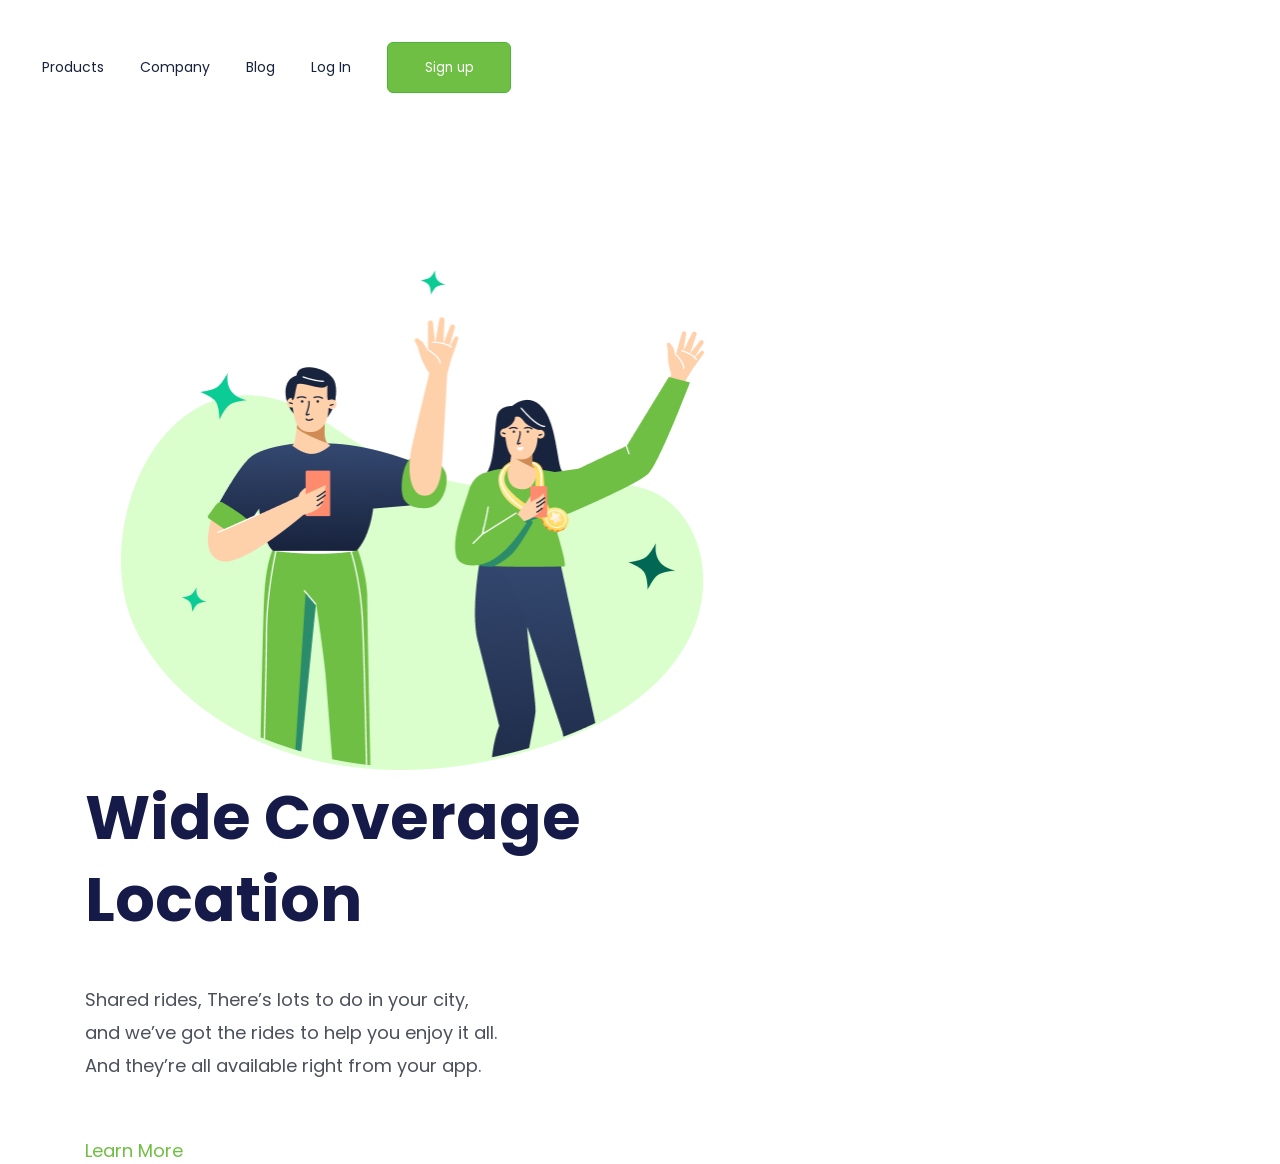
<file: CSS/CSS básico/Positive/index.html>
<!DOCTYPE html>
<html lang="en">
<head>
    <meta charset="UTF-8">
    <meta name="viewport" content="width=device-width, initial-scale=1.0">
    <link rel="stylesheet" href="style.css">
    <link rel="preconnect" href="https://fonts.googleapis.com">
    <link rel="preconnect" href="https://fonts.gstatic.com" crossorigin>
    <link href="https://fonts.googleapis.com/css2?family=Poppins:wght@400;500;700&display=swap" rel="stylesheet">
    <title>positive</title>
</head>
<body>
    <header>
        <a class="headerlink">Products</a>
        <a class="headerlink">Company</a>
        <a class="headerlink">Blog</a>
        <a class="headerlink">Log In</a>
        <button class="botaoheader">Sign up</button>
    </header>    
    
    <main>
        <img class="logo" src="Imagens/(Positive) Congratulation You get 40 point for your ride.png" alt="">
        
        <section>
            <h1>Wide Coverage Location</h1>
            <p>Shared rides, There’s lots to do in your city, and we’ve got the rides to help you enjoy it all. And they’re all available right from your app.</p>
            <a class="linkmain">Learn More</a>
        </section>
    </main>
</body>
</html>
</file>
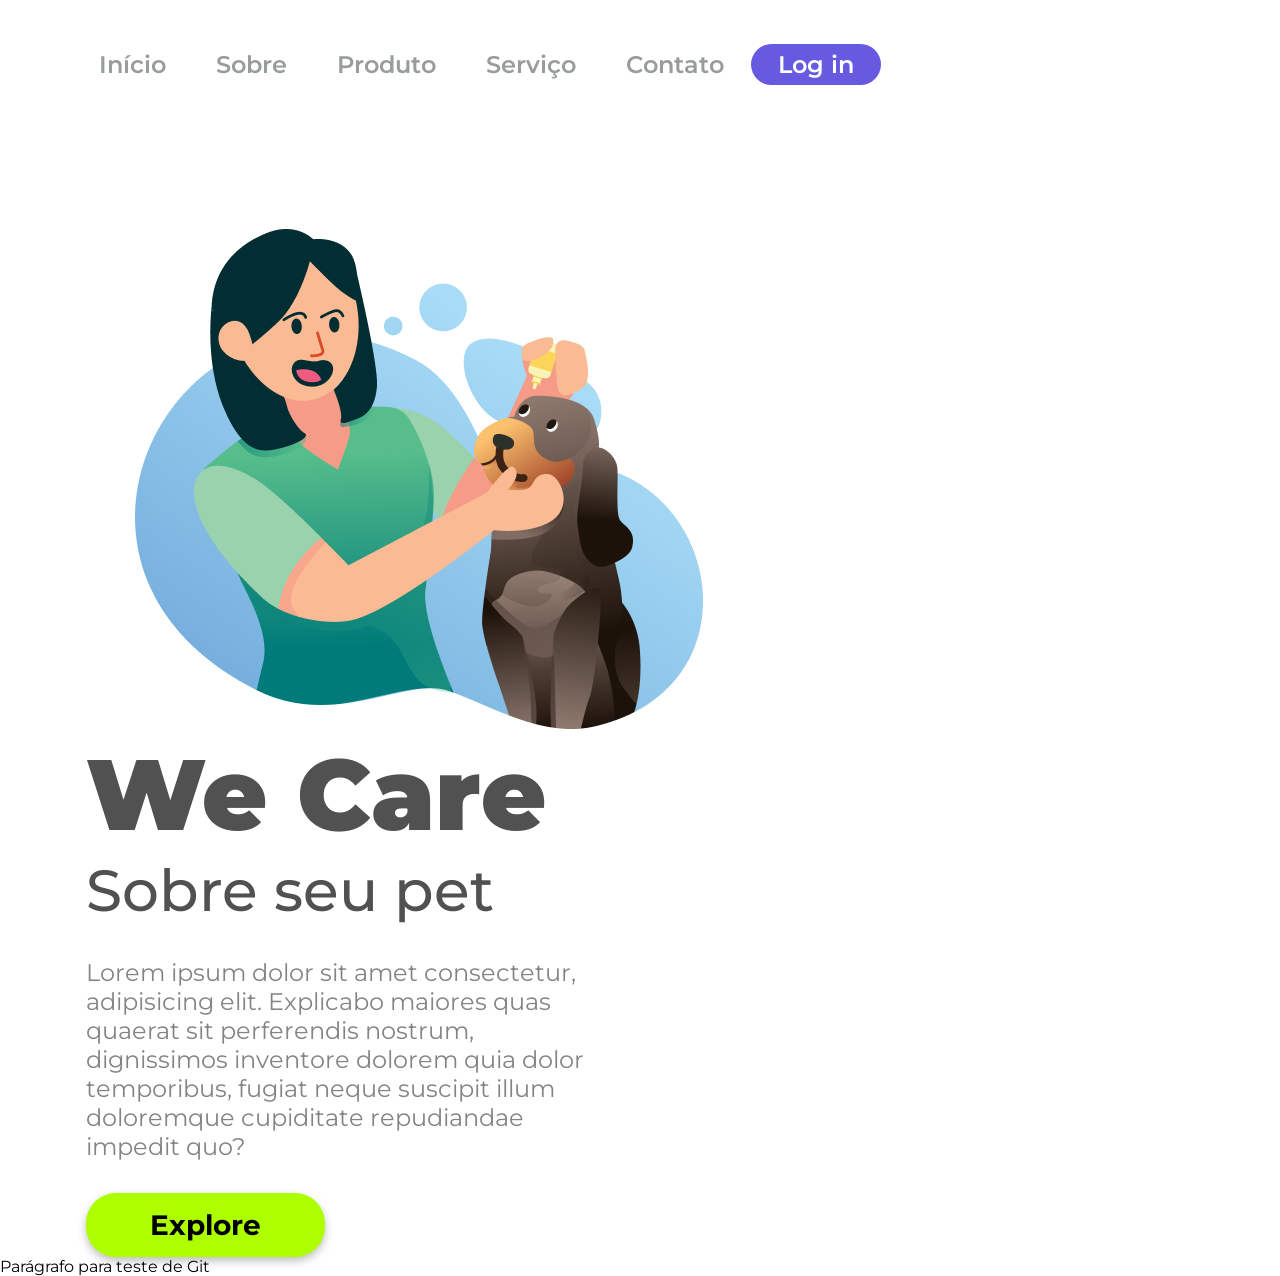
<file: CSS/CSS básico/WeCare/index.html>
<!DOCTYPE html>
<html lang="pt-br">
<head>
    <meta charset="UTF-8">
    <meta name="viewport" content="width=device-width, initial-scale=1.0">
    <link rel="stylesheet" href="style.css">
    <link rel="preconnect" href="https://fonts.googleapis.com">
    <link rel="preconnect" href="https://fonts.gstatic.com" crossorigin>
    <link href="https://fonts.googleapis.com/css2?family=Montserrat:ital,wght@0,100..900;1,100..900&display=swap" rel="stylesheet">
    <title>We Care</title>
</head>
<body>
    <header>
        <a class="linkheader">Início</a>
        <a class="linkheader">Sobre</a>
        <a class="linkheader">Produto</a>
        <a class="linkheader">Serviço</a>
        <a class="linkheader">Contato</a>
        <button id="botaologar">Log in</button>
    </header>

    <main>
        <img src="Imagens/Illustration 2.png" alt="Logo da WeCare">
        
        <section>
            <h1 class="titulo">We Care</h1>
            <h2 class="subtitulo">Sobre seu pet</h2>
            <p class="texto">Lorem ipsum dolor sit amet consectetur, adipisicing elit. Explicabo maiores quas quaerat sit perferendis nostrum, dignissimos inventore dolorem quia dolor temporibus, fugiat neque suscipit illum doloremque cupiditate repudiandae impedit quo?</p>
            <button class="botaoexplore">Explore</button>
        </section>
        <p>Parágrafo para teste de Git</p>
    </main>
</body>
</html>
</file>
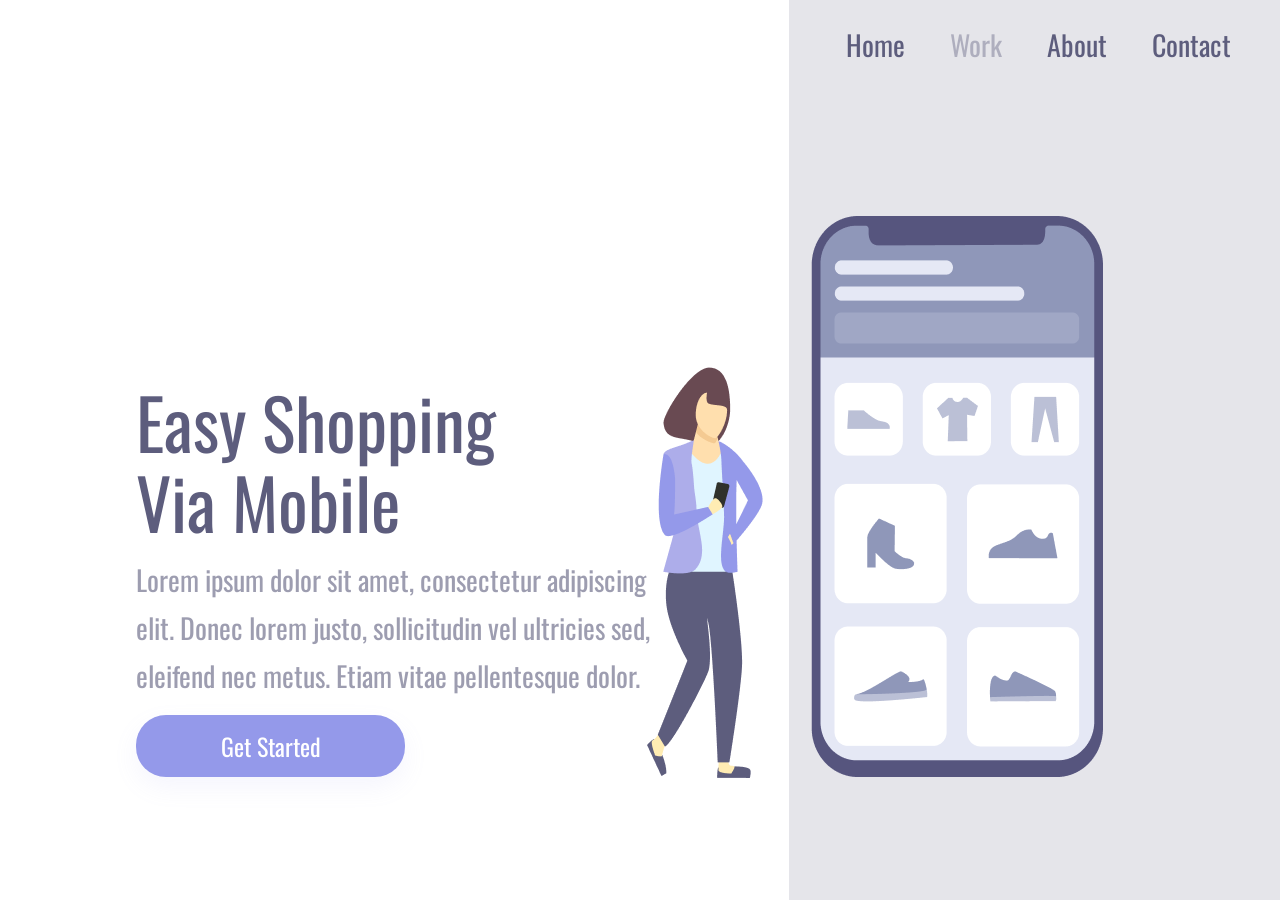
<file: CSS/CSS Intermediário/EasyShopping/index.html>
<!DOCTYPE html>
<html lang="en">
<head>
    <meta charset="UTF-8">
    <meta name="viewport" content="width=device-width, initial-scale=1.0">
    <link rel="stylesheet" href="style.css">
    <link rel="preconnect" href="https://fonts.googleapis.com">
    <link rel="preconnect" href="https://fonts.gstatic.com" crossorigin>
    <link href="https://fonts.googleapis.com/css2?family=Oswald:wght@200..700&display=swap" rel="stylesheet">
    <title>Easy Shopping</title>
</head>
<body>  
    <main>
        <h1 class="titulo">Easy Shopping Via Mobile</h1>
        <p class="texto">Lorem ipsum dolor sit amet, consectetur adipiscing elit. Donec lorem justo, sollicitudin vel ultricies sed, eleifend nec metus. Etiam vitae pellentesque dolor. </p>
        <button class="botaoprincipal">Get Started</button>
    </main>

    <aside class="barralateral">
        <header>
            <a class="linklateral">Home</a>
            <a id="linkdesativado">Work</a>
            <a class="linklateral">About</a>
            <a class="linklateral">Contact</a>
        </header>
    <img class="imagemlogo" src="Imagens/Illustration-3-3.png" alt="Imagem logo">
    </aside>
</body>
</html>
</file>
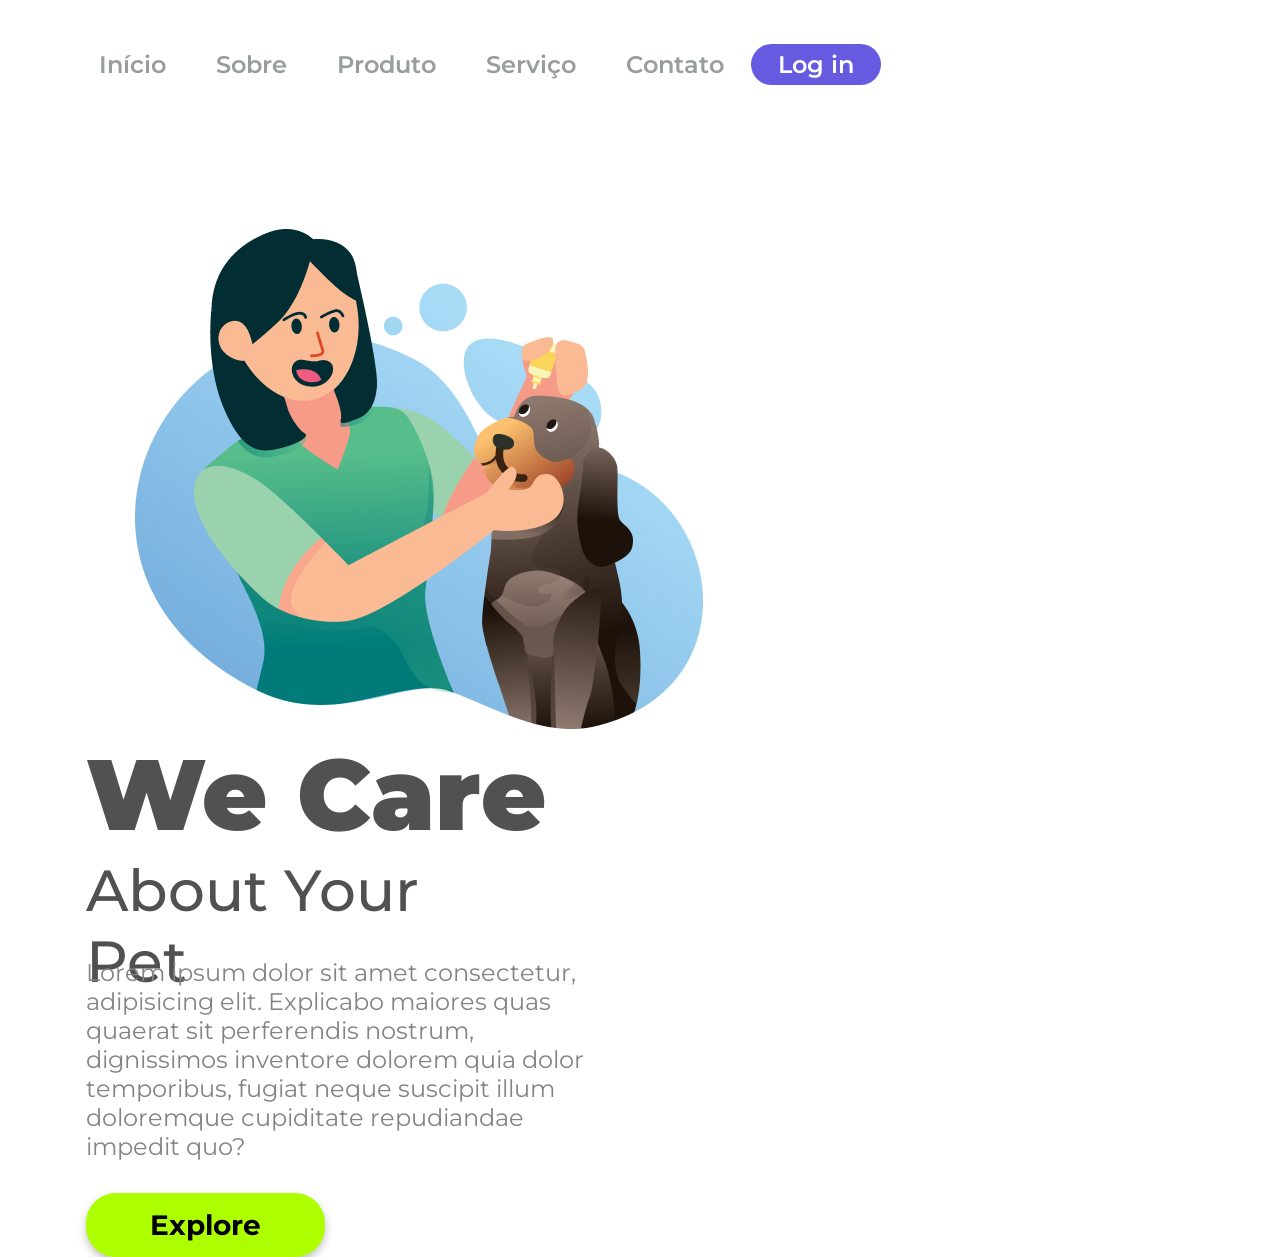
<file: CSS/CSS Intermediário/WeCare/index.html>
<!DOCTYPE html>
<html lang="pt-br">
<head>
    <meta charset="UTF-8">
    <meta name="viewport" content="width=device-width, initial-scale=1.0">
    <link rel="stylesheet" href="style.css">
    <link rel="preconnect" href="https://fonts.googleapis.com">
    <link rel="preconnect" href="https://fonts.gstatic.com" crossorigin>
    <link href="https://fonts.googleapis.com/css2?family=Montserrat:ital,wght@0,100..900;1,100..900&display=swap" rel="stylesheet">
    <title>We Care</title>
</head>
<body>
    <header>
        <a class="linkheader">Início</a>
        <a class="linkheader">Sobre</a>
        <a class="linkheader">Produto</a>
        <a class="linkheader">Serviço</a>
        <a class="linkheader">Contato</a>
        <button id="botaologar">Log in</button>
    </header>

    <main>
        <img src="Imagens/Illustration 2.png" alt="Logo da WeCare">
        
        <section>
            <h1 class="titulo">We Care</h1>
            <h2 class="subtitulo">About Your Pet</h2>
            <p class="texto">Lorem ipsum dolor sit amet consectetur, adipisicing elit. Explicabo maiores quas quaerat sit perferendis nostrum, dignissimos inventore dolorem quia dolor temporibus, fugiat neque suscipit illum doloremque cupiditate repudiandae impedit quo?</p>
            <button class="botaoexplore">Explore</button>
        </section>
    </main>
</body>
</html>
</file>
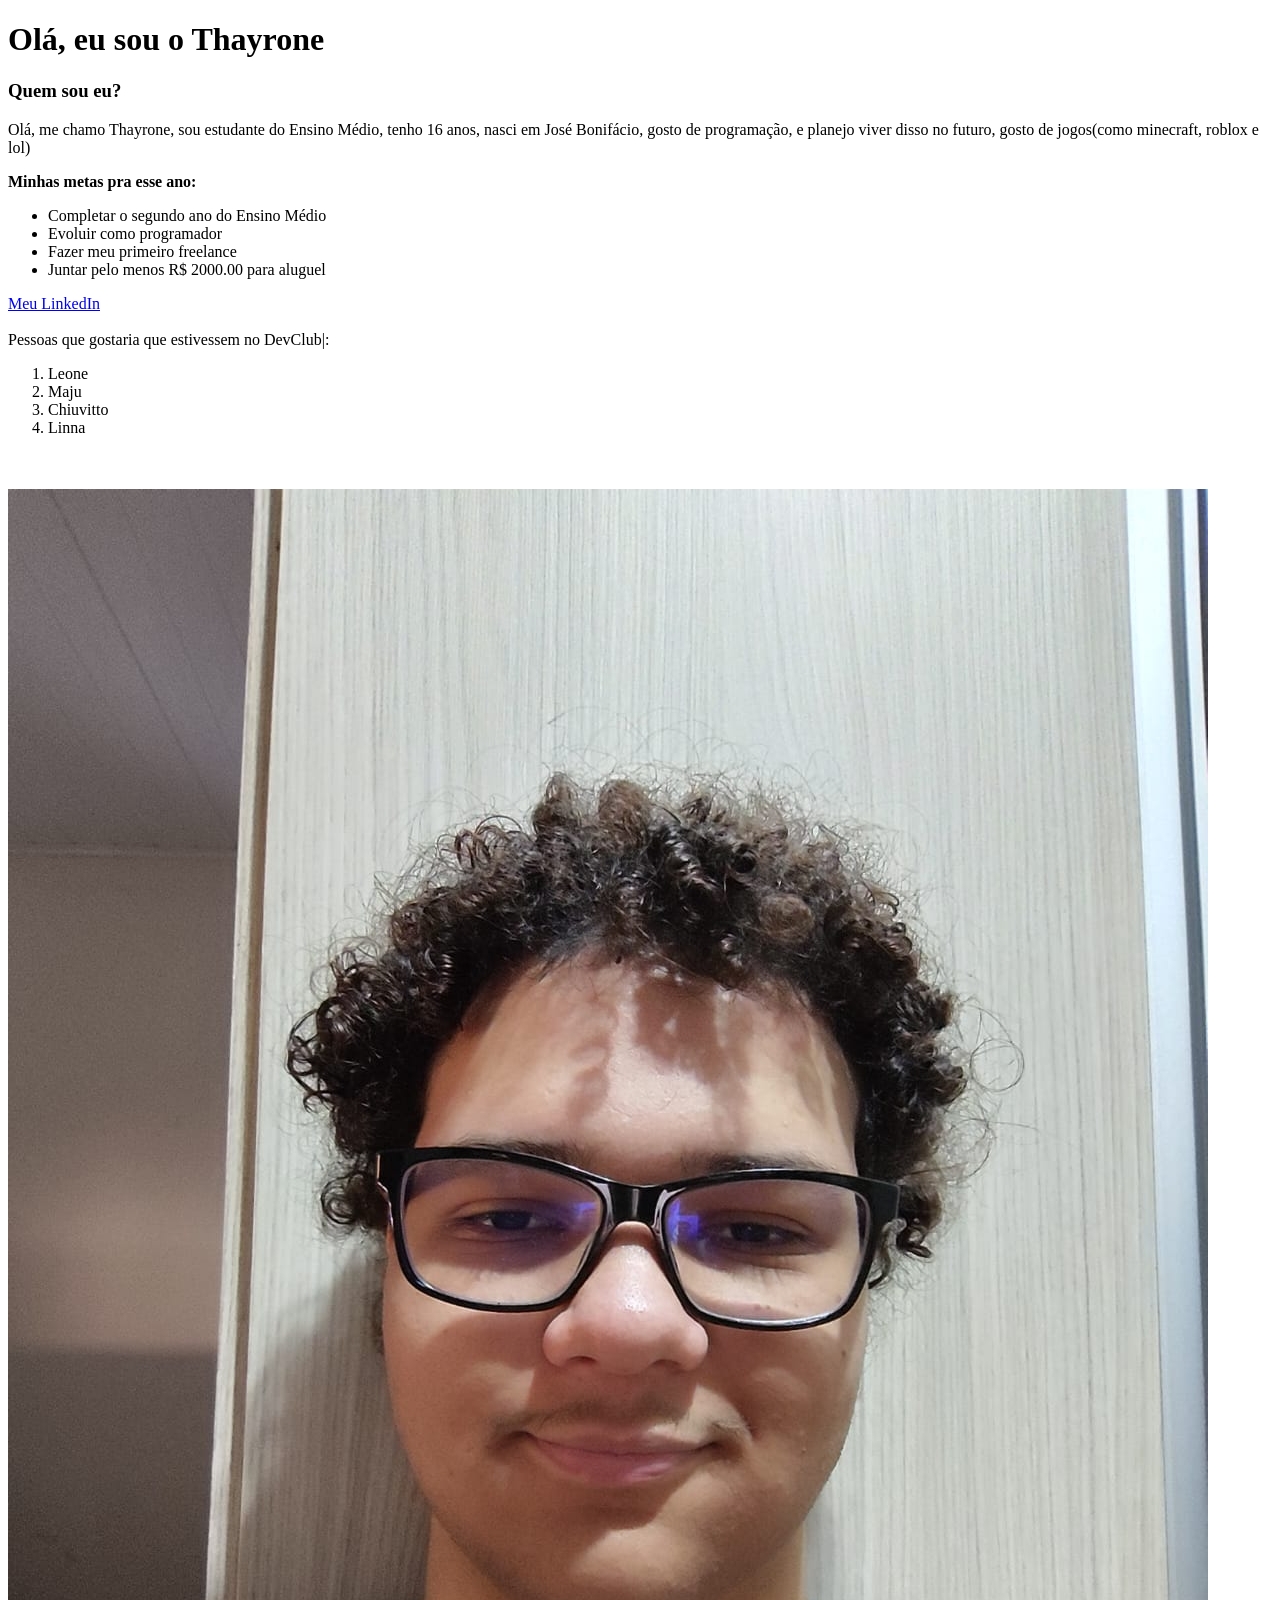
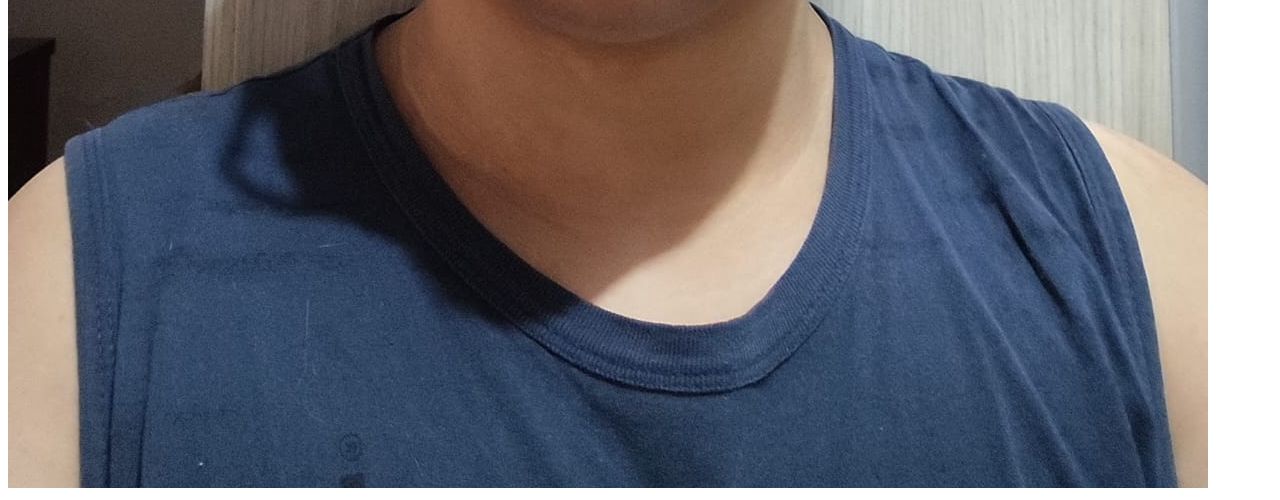
<file: HTML/desafio.html>
<!DOCTYPE html>
<html lang="en">
<head>
    <meta charset="UTF-8">
    <meta name="viewport" content="width=device-width, initial-scale=1.0">
    <title>Document</title>
</head>
<body>
    <h1>Olá, eu sou o Thayrone</h1>

    <h3>Quem sou eu?</h3>
    <p>Olá, me chamo Thayrone, sou estudante do Ensino Médio, tenho 16 anos, nasci em José Bonifácio, gosto de programação, e planejo viver disso no futuro, gosto de jogos(como minecraft, roblox e lol)
    </p>

    <label for="Metas"><b>Minhas metas pra esse ano:</b>
    <ul id="Metas">
        <li>Completar o segundo ano do Ensino Médio</li>
        <li>Evoluir como programador</li>
        <li>Fazer meu primeiro freelance</li>
        <li>Juntar pelo menos R$ 2000.00 para aluguel</li>
    </ul>
    </label>

    <a href="https://www.linkedin.com/in/thayrone-henrique-pereira-montemor/">Meu LinkedIn</a>
    <br>
    <br>
    <label for="Pessoas">Pessoas que gostaria que estivessem no DevClub|:
    <ol id="Pessoas">
        <li>Leone</li>
        <li>Maju</li>
        <li>Chiuvitto</li>
        <li>Linna</li>
    </ol>
    </label>
    <br>
    <br>
    <img src="Imagens/Eu.png.jpeg" alt="Foto do Thayrone(autor da página)">
</body>
</html>
</file>
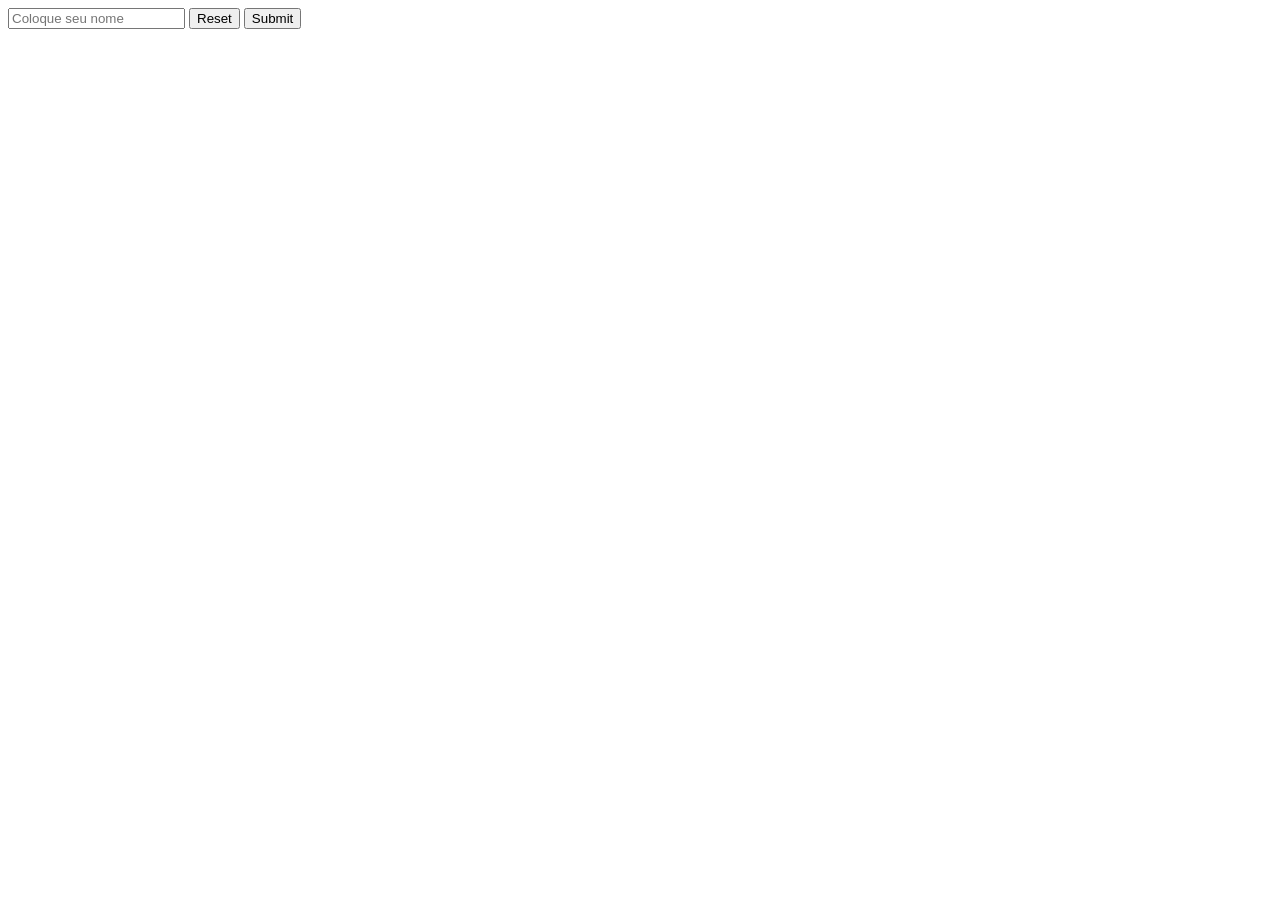
<file: HTML/forms.html>
<!DOCTYPE html>
<html lang="en">
<head>
    <meta charset="UTF-8">
    <meta name="viewport" content="width=device-width, initial-scale=1.0">
    <title>Document</title>
</head>
<body>
    <form action="" method="get">
        <input type="text"  name="nome" id="nome" placeholder="Coloque seu nome">
        <button type="submit">Reset</button>
        <button type="submit">Submit</button>
    </form>
</body>
</html>
</file>
<file: CSS/CSS básico/Positive/style.css>
* {
    font-family: 'Poppins';
    padding: 0px;
    margin: 0px;
    box-sizing: border-box;
}

header {
    margin: 42px 0 177px 42px;
}

.headerlink {
    width: 83px;
    height: 21px;
    font-size: 14px;
    color: #17233D;
    margin-right: 32px;
}

.botaoheader {
    height: 51px;
    width: 124px;
    background-color: #6FBF44;
    border: 1px solid #4CB538;
    border-radius: 6px;
    color: #FFFFFF;
}

main {
    display: inline-block;
}

.logo {
    display: inline-block;
    width: 595.17822265625px;
    height: 500px;
    margin-left: 121px;
}

section {
    display: inline-block;
    margin-left: 84.82px;
}

h1 {
    width: 582px;
    font-size: 62px;
    line-height: 82px;
    margin-bottom: 42px;
    color: #161A49;
}

p {
    width: 423px;
    margin-bottom: 55px;
    font-size: 18px;
    line-height: 33px;
    color: #4B505A;
}

.linkmain {
    font-size: 18px;
    color: #6FBF44;
}
</file>
<file: CSS/CSS básico/WeCare/style.css>
* {
    font-family: 'Montserrat';
    padding: 0px;
    margin: 0px;
    box-sizing: border-box;
}



header {
    margin: 44px 0 144px 76px;
}

.linkheader {
    font-weight: 600;
    font-size: 24px;
    line-height: 29px;
    color: #989D9C;
    cursor: pointer;
    margin: 23px;
}

#botaologar {
    background: #665AE1;
    border-radius: 20.5px;
    width: 130px;
    height: 41px;
    border: none;
    font-weight: 600;
    font-size: 24px;
    line-height: 29px;
    color: #FFFFFF;
}

img {
    width: 568px;
    height: 500px;
    display: inline-block;
    margin-left: 135px;
}

section {
    display: inline-block;
    margin-left: 86px;
}

.titulo {
    width: 513px;
    height: 122px;
    font-family: 'Montserrat';
    font-style: normal;
    font-weight: 900;
    font-size: 100px;
    line-height: 122px;
    color: #515151;
}

.subtitulo {
    width: 448px;
    height: 71px;
    font-family: 'Montserrat';
    font-style: normal;
    font-weight: 500;
    font-size: 58px;
    line-height: 71px;
    color: #515151;
}

.texto {
    width: 515px;
    font-family: 'Montserrat';
    font-style: normal;
    font-weight: 400;
    font-size: 24px;
    line-height: 29px;
    color: #848484;
    margin-top: 32px;
    margin-bottom: 32px;
}

.botaoexplore {
    width: 239px;
    height: 64px;
    background: #ADFF00;
    border-radius: 30px;
    border: none;
    filter: drop-shadow(0px 4px 4px rgba(0, 0, 0, 0.25));
    font-weight: 700;
    font-size: 28px;
    line-height: 34px;
    color: #000000;
    cursor: pointer;
}
</file>
<file: CSS/CSS Intermediário/EasyShopping/style.css>
* {
    margin: 0px;
    padding: 0px;
    box-sizing: border-box;
    font-family: 'Oswald';
}

body {
    width: 100vw;
    height: 100vh;
    display: flex;
}

main {
    display: inline-block;
    flex: 1;
}
aside {
    display: inline-block; 
    background-color: rgba(93, 93, 125, 0.16);
    width: 491px;
    height: 100%;
}

header {
    margin-left: 57px;
    margin-top: 24px;
}

.titulo {
    margin-top: 381px;
    margin-left: 136px;
    width: 368px;
    height: 160px;
    font-weight: 400;
    font-size: 70px;
    line-height: 80px;
    color: #5D5D7D;
}

.texto {
    margin-top: 15px;
    margin-left: 136px;
    width: 540px;
    height: 144px;
    font-weight: 400;
    font-size: 28px;
    line-height: 48px;
    color: #5D5D7D;
    opacity: 0.6;
}

.botaoprincipal {
    margin-top: 15px;
    margin-left: 136px;
    width: 269px;
    height: 62px;
    font-weight: 400;
    font-size: 24px;
    line-height: 36px;
    text-align: center;
    color: #FFFFFF;
    border: none;
    border-radius: 30px;
    background: #9499EA;
    box-shadow: 0px 10px 24px rgba(148, 153, 234, 0.0979959);
}

.linklateral  {
    width: 59px ;
    height: 41px;
    font-weight: 400;
    font-size: 28px;
    line-height: 41px;
    color: #5D5D7D;
    margin-right: 41px;
}

#linkdesativado {
    width: 54px;
    height: 41px;
    font-weight: 400;
    font-size: 28px;
    line-height: 41px;
    color: #5D5D7D;
    opacity: 0.4;
    margin-right: 41px;
}

img {
    position: absolute;
    top: 216px;
    right: 177px;
    display: inline-block;
    width: 456px;
    height: 561.949951171875px;
}

@media (max-width:375px) { 

    body {
        height: 100vh;
        width: 100vw;
        display: block;
    }
    header {
        display:none;
    }

    main {
        width: 100vw;
        height: 50vh;
        align-items: center;
        display: block;
    }

    aside {
        display: flex;
        flex-direction: column;
        justify-content: center;
        align-items: center;
        width: 100%;
        height: 50%;
        position: relative;
    }

    img {
        display: block;
        position: static;
        width: 271px;
        height: 322.95px;
    }

    .titulo {
        width: 268px;
        height: 104px;
        margin-left: 54px;
        margin-top: 58px;
        font-weight: 400;
        font-size: 36px;
        line-height: 52px;
        text-align: center;
    }

    .texto {
        width: 296px;
        height: 96px;
        margin-top: 15px;
        margin-left: 40px;
        font-weight: 400;
        font-size: 14px;
        line-height: 24px;
        text-align: center;
    }

    .botaoprincipal {
        margin-top: 15px;
        margin-left: 54px;
        height: 62px;
        width: 269px;
    }
}
</file>
<file: CSS/CSS Intermediário/WeCare/style.css>
* {
    font-family: 'Montserrat';
    padding: 0px;
    margin: 0px;
    box-sizing: border-box;
}



header {
    margin: 44px 0 144px 76px;
}

.linkheader {
    font-weight: 600;
    font-size: 24px;
    line-height: 29px;
    color: #989D9C;
    cursor: pointer;
    margin: 23px;
}

#botaologar {
    background: #665AE1;
    border-radius: 20.5px;
    width: 130px;
    height: 41px;
    border: none;
    font-weight: 600;
    font-size: 24px;
    line-height: 29px;
    color: #FFFFFF;
}

img {
    width: 568px;
    height: 500px;
    display: inline-block;
    margin-left: 135px;
}

section {
    display: inline-block;
    margin-left: 86px;
}

.titulo {
    width: 513px;
    height: 122px;
    font-style: normal;
    font-weight: 900;
    font-size: 100px;
    line-height: 122px;
    color: #515151;
}

.subtitulo {
    width: 448px;
    height: 71px;
    font-style: normal;
    font-weight: 500;
    font-size: 58px;
    line-height: 71px;
    color: #515151;
}

.texto {
    width: 515px;
    font-style: normal;
    font-weight: 400;
    font-size: 24px;
    line-height: 29px;
    color: #848484;
    margin-top: 32px;
    margin-bottom: 32px;
}

.botaoexplore {
    width: 239px;
    height: 64px;
    background: #ADFF00;
    border-radius: 30px;
    border: none;
    filter: drop-shadow(0px 4px 4px rgba(0, 0, 0, 0.25));
    font-weight: 700;
    font-size: 28px;
    line-height: 34px;
    color: #000000;
    cursor: pointer;
}


@media (max-width:390px) {
    header, .texto {
        display: none;
    }

    img {
        display: block;
        width: 354px;
        height: 317px;
        margin-left: 14px;
        margin-top: 149px;
    }

    .titulo {
        margin-top: 24px;
        margin-left: 64px;
        width: 263px;
        height: 52px;
        font-weight: 900;
        font-size: 50px;
        line-height: 61px;
        text-align: center;
    }

    .subtitulo {
        text-align: center;
        width: 232px;
        height: 37px;
        font-weight: 500;
        font-size: 30px;
        line-height: 37px;
        margin-top: 7px;
        margin-left: 79px;
        margin-bottom: 17px;
    }

    .botaoexplore {
        width: 239px;
        height: 64px;
        margin-left: 76px;
    }

    section {
        display: block;
        margin-left: 0px;
    }
}
</file>
